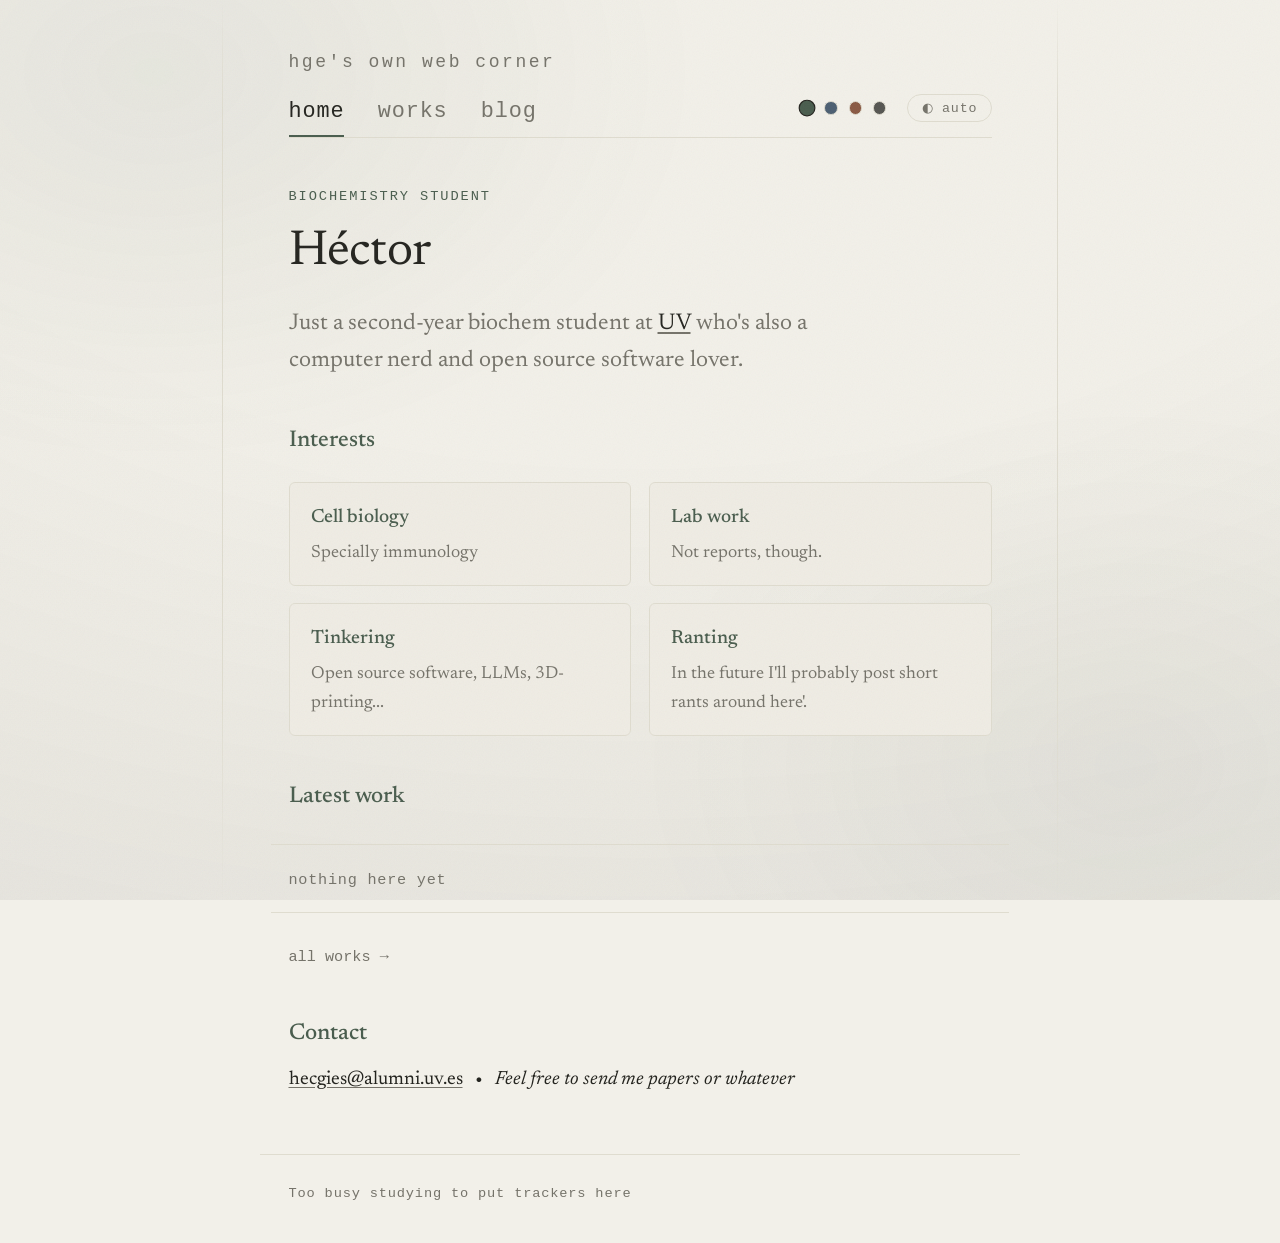
<file: index.html>
<!doctype html>
<html lang="en" data-fx="mesh vignette rules hover">
<head>
  <meta charset="utf-8">
  <meta name="viewport" content="width=device-width, initial-scale=1">
  <title>Héctor — home</title>
  <meta name="description" content="Personal page of Héctor, biochemistry student.">
  <!-- chrome:head -->
  <link rel="stylesheet" href="style.css">
  <script>try{var p=localStorage.getItem("palette");if(p)document.documentElement.setAttribute("data-palette",p);var t=localStorage.getItem("theme");document.documentElement.setAttribute("data-theme",t==="dark"||t==="light"?t:(matchMedia("(prefers-color-scheme: dark)").matches?"dark":"light"))}catch(e){}</script>
  <!-- /chrome:head -->
  <script>var m=/^#\/?(works|blog)/.exec(location.hash);document.documentElement.setAttribute("data-route",m?m[1]:"home")</script>
</head>
<body>
  <!-- chrome:bg -->
  <div class="bg bg-mesh" aria-hidden="true"></div>
  <div class="bg bg-vignette" aria-hidden="true"></div>
  <div class="bg bg-rules" aria-hidden="true"></div>
  <div class="progress" aria-hidden="true"></div>
  <!-- /chrome:bg -->
  <main>
    <!-- chrome:header -->
    <header>
      <p class="site-title">HGE's own web corner</p>
      <nav>
        <a href="#/home" data-route="home" aria-current="page">home</a>
        <a href="#/works" data-route="works">works</a>
        <a href="#/blog" data-route="blog">blog</a>
        <span class="controls">
          <span class="palette" role="group" aria-label="accent colour">
            <button class="swatch sw-olive" data-palette="olive" title="olive" aria-label="olive accent"></button>
            <button class="swatch sw-slate" data-palette="slate" title="slate" aria-label="slate accent"></button>
            <button class="swatch sw-clay" data-palette="clay" title="clay" aria-label="clay accent"></button>
            <button class="swatch sw-graphite" data-palette="graphite" title="graphite" aria-label="graphite accent"></button>
          </span>
          <button id="theme-toggle" class="theme-toggle" title="switch theme">◐ auto</button>
        </span>
      </nav>
    </header>
    <!-- /chrome:header -->

    <section class="view" data-view="home">
    <section class="hero">
      <p class="label">biochemistry student</p>
      <h1>Héctor</h1>
      <p class="lead">
       Just a second-year biochem student at <a href="https://www.uv.es">UV</a> who's also a computer nerd and open source software lover.
      </p>
    </section>

    <h2>Interests</h2>
    <div class="cards">
      <div class="card">
        <h3>Cell biology</h3>
        <p class="muted">Specially immunology</p>
      </div>
      <div class="card">
        <h3>Lab work</h3>
        <p class="muted">Not reports, though.</p>
      </div>
      <div class="card">
        <h3>Tinkering</h3>
        <p class="muted">Open source software, LLMs, 3D-printing...</p>
      </div>
      <div class="card">
        <h3>Ranting</h3>
        <p class="muted">In the future I'll probably post short rants around here'.</p>
      </div>
    </div>

    <h2>Latest work</h2>
    <!-- latest:start -->
    <ul class="works">
      <li><span class="meta">nothing here yet</span></li>
    </ul>
    <!-- latest:end -->
    <p><a class="more-link" href="#/works">all works →</a></p>

    <h2>Contact</h2>
    <p>
      <a href="mailto:hecgies@alumni.uv.es">hecgies@alumni.uv.es</a> &nbsp; •  &nbsp; <i>Feel free to send me papers or whatever</i>
    </p>
    </section>

    <section class="view" data-view="works">
    <h1>Works</h1>
    <p class="muted">Notes, write-ups and projects. Newest first.</p>

    <!-- works:start -->
    <ul class="works">
      <li><span class="meta">nothing here yet</span></li>
    </ul>
    <!-- works:end -->
    </section>

    <section class="view" data-view="blog">
    <h1>Blog</h1>
    <p class="muted">Short thoughts and rants, mostly personal and political. Newest first.</p>

    <!-- blog:start -->
    <ul class="works">
      <li><span class="meta">nothing here yet</span></li>
    </ul>
    <!-- blog:end -->
    </section>
  </main>

  <!-- chrome:footer -->
  <footer>
    Too busy studying to put trackers here
  </footer>
  <!-- /chrome:footer -->
  <script>
    /* hash routing: home, works and blog are separate views inside this one file */
    (function () {
      var root = document.documentElement;
      var views = document.querySelectorAll(".view[data-view]");
      var links = document.querySelectorAll("nav a[data-route]");
      var titles = { home: "Héctor — home", works: "works — HGE", blog: "blog — HGE" };
      function route() {
        var m = /^#\/?(works|blog)/.exec(location.hash);
        var name = m ? m[1] : "home";
        root.setAttribute("data-route", name);
        views.forEach(function (v) { v.hidden = v.dataset.view !== name; });
        links.forEach(function (a) {
          if (a.dataset.route === name) a.setAttribute("aria-current", "page");
          else a.removeAttribute("aria-current");
        });
        document.title = titles[name] || titles.home;
      }
      window.addEventListener("hashchange", function () { route(); window.scrollTo(0, 0); });
      route();
    })();
  </script>
  <!-- chrome:controls -->
  <script>
    (function () {
      var root = document.documentElement;
      var buttons = document.querySelectorAll(".swatch");
      function mark() {
        var current = root.getAttribute("data-palette") || "olive";
        buttons.forEach(function (b) {
          b.setAttribute("aria-pressed", String(b.dataset.palette === current));
        });
      }
      buttons.forEach(function (b) {
        b.addEventListener("click", function () {
          root.setAttribute("data-palette", b.dataset.palette);
          try { localStorage.setItem("palette", b.dataset.palette); } catch (e) {}
          mark();
        });
      });
      mark();

      var toggle = document.getElementById("theme-toggle");
      var mq = window.matchMedia("(prefers-color-scheme: dark)");
      function mode() {
        try { return localStorage.getItem("theme") || "system"; } catch (e) { return "system"; }
      }
      function paint() {
        var m = mode();
        root.setAttribute("data-theme",
          m === "system" ? (mq.matches ? "dark" : "light") : m);
        toggle.textContent = m === "system" ? "◐ auto" : m === "dark" ? "☾ dark" : "☀ light";
      }
      toggle.addEventListener("click", function () {
        var m = mode(), next = m === "system" ? "light" : m === "light" ? "dark" : "system";
        try {
          if (next === "system") localStorage.removeItem("theme");
          else localStorage.setItem("theme", next);
        } catch (e) {}
        paint();
      });
      mq.addEventListener("change", function () { if (mode() === "system") paint(); });
      paint();
    })();
  </script>
  <!-- /chrome:controls -->
</body>
</html>
</file>
<file: style.css>
/* héctor — shared styles */

/* self-hosted Newsreader (latin subset) — https://fontsource.org / bunny fonts, OFL */
@font-face {
  font-family: "Newsreader";
  font-style: normal;
  font-weight: 400;
  font-display: swap;
  src: url("fonts/newsreader-latin-400-normal.woff2") format("woff2");
}

@font-face {
  font-family: "Newsreader";
  font-style: normal;
  font-weight: 500;
  font-display: swap;
  src: url("fonts/newsreader-latin-500-normal.woff2") format("woff2");
}

@font-face {
  font-family: "Newsreader";
  font-style: italic;
  font-weight: 400;
  font-display: swap;
  src: url("fonts/newsreader-latin-400-italic.woff2") format("woff2");
}

:root {
  --bg: #f2f0e9;
  --fg: #24241f;
  --muted: #75736a;
  --line: #dfdccf;
  --accent: #4a5d4e; /* muted olive, barely there */
  --noise: 0.045;

  --font-serif: "Newsreader", Georgia, "Times New Roman", serif;
  --font-mono: ui-monospace, "SF Mono", "Cascadia Code", "JetBrains Mono", Menlo, monospace;
}

/* dark theme — via the nav toggle (data-theme on <html>); default follows the system preference */
:root[data-theme="dark"] {
  --bg: #262622;
  --fg: #e3e0d7;
  --muted: #a5a296;
  --line: #42423b;
  --accent: #a8b5a3;
  --noise: 0.05;
}

/* --- accent palettes (chosen via the swatches, stored in localStorage) --- */

:root[data-palette="slate"] { --accent: #4c5f72; }
:root[data-palette="clay"] { --accent: #8a5a44; }
:root[data-palette="graphite"] { --accent: #565652; }

:root[data-theme="dark"][data-palette="slate"] { --accent: #9db0c4; }
:root[data-theme="dark"][data-palette="clay"] { --accent: #c69a80; }
:root[data-theme="dark"][data-palette="graphite"] { --accent: #b3b3ad; }

/* page-to-page cross-fade (supported browsers; no-op elsewhere) */
@view-transition {
  navigation: auto;
}

* {
  box-sizing: border-box;
}

html {
  font-size: 19px;
}

body {
  margin: 0;
  background: var(--bg);
  color: var(--fg);
  font-family: var(--font-serif);
  line-height: 1.65;
  display: flex;
  flex-direction: column;
  min-height: 100vh;
}

/* paper grain — inline svg noise, no external image, no js */
body::before {
  content: "";
  position: fixed;
  inset: 0;
  z-index: 1;
  pointer-events: none;
  opacity: var(--noise);
  background-image: url("data:image/svg+xml,%3Csvg xmlns='http://www.w3.org/2000/svg' width='180' height='180'%3E%3Cfilter id='n'%3E%3CfeTurbulence type='fractalNoise' baseFrequency='0.85' numOctaves='2' stitchTiles='stitch'/%3E%3C/filter%3E%3Crect width='180' height='180' filter='url(%23n)'/%3E%3C/svg%3E");
}

/* scroll progress line — css scroll-driven, hidden where unsupported */

@supports (animation-timeline: scroll()) {
  .progress {
    position: fixed;
    top: 0;
    left: 0;
    height: 2px;
    width: 100%;
    background: var(--accent);
    transform: scaleX(0);
    transform-origin: 0 50%;
    animation: progress-grow linear both;
    animation-timeline: scroll(root block);
    z-index: 10;
    pointer-events: none;
  }

  @keyframes progress-grow {
    to {
      transform: scaleX(1);
    }
  }
}

main {
  position: relative;
  z-index: 0;
  flex: 1;
  width: 100%;
  max-width: 40rem;
  margin: 0 auto;
  padding: 2.5rem 1.5rem 2rem;
}

/* header / nav — monospace, lowercase, roomy */

header {
  margin-bottom: 2.5rem;
}

.site-title {
  font-family: var(--font-mono);
  font-size: 0.95rem;
  letter-spacing: 0.14em;
  text-transform: lowercase;
  color: var(--muted);
  margin: 0 0 0.9rem;
}

nav {
  display: flex;
  gap: 1.75rem;
  border-bottom: 1px solid var(--line);
  padding-bottom: 0.8rem;
}

nav a {
  font-family: var(--font-mono);
  font-size: 1.15rem;
  letter-spacing: 0.04em;
  text-transform: lowercase;
  color: var(--muted);
  text-decoration: none;
  padding-bottom: 0.2rem;
  border-bottom: 2px solid transparent;
  margin-bottom: -0.8rem; /* sit the underline on the nav rule */
  transition: color 0.25s ease, border-color 0.25s ease;
}

nav a:hover {
  color: var(--fg);
  border-bottom-color: var(--muted);
}

nav a[aria-current="page"] {
  color: var(--fg);
  border-bottom-color: var(--accent);
}

/* palette swatches + theme toggle */

.controls {
  margin-left: auto;
  display: flex;
  align-items: center;
  gap: 1.1rem;
}

.palette {
  display: flex;
  align-items: center;
  gap: 0.55rem;
}

.theme-toggle {
  font-family: var(--font-mono);
  font-size: 0.7rem;
  letter-spacing: 0.06em;
  color: var(--muted);
  background: none;
  border: 1px solid var(--line);
  border-radius: 999px;
  padding: 0.25rem 0.7rem;
  cursor: pointer;
  transition: color 0.2s ease, border-color 0.2s ease;
}

.theme-toggle:hover {
  color: var(--fg);
  border-color: var(--muted);
}

.swatch {
  width: 0.72rem;
  height: 0.72rem;
  padding: 0;
  border-radius: 50%;
  border: 1px solid var(--line);
  background: var(--sw);
  cursor: pointer;
  transition: transform 0.2s ease, border-color 0.2s ease;
}

.swatch:hover {
  transform: scale(1.2);
}

.swatch[aria-pressed="true"] {
  border-color: var(--fg);
  transform: scale(1.2);
}

.theme-toggle:focus-visible,
.swatch:focus-visible {
  outline: 2px solid var(--accent);
  outline-offset: 2px;
}

.sw-olive { --sw: #4a5d4e; }
.sw-slate { --sw: #4c5f72; }
.sw-clay { --sw: #8a5a44; }
.sw-graphite { --sw: #565652; }

/* typography */

h1 {
  font-size: 1.7rem;
  font-weight: 400;
  letter-spacing: -0.01em;
  margin: 0 0 1rem;
}

h2 {
  font-size: 1.2rem;
  font-weight: 500;
  color: var(--accent);
  margin: 2.2rem 0 0.6rem;
}

h3 {
  font-size: 1.05rem;
  font-weight: 500;
  color: var(--accent);
  margin: 1.6rem 0 0.4rem;
}

p {
  margin: 0 0 1.1rem;
}

a {
  color: var(--fg);
  text-decoration: underline;
  text-decoration-color: var(--muted);
  text-underline-offset: 3px;
  transition: text-decoration-color 0.2s ease;
}

a:hover {
  text-decoration-color: var(--accent);
}

.muted {
  color: var(--muted);
  font-size: 0.95rem;
}

code, pre {
  font-family: var(--font-mono);
  font-size: 0.8em;
}

pre {
  background: color-mix(in srgb, var(--line) 45%, transparent);
  padding: 0.9rem 1.1rem;
  overflow-x: auto;
  border-radius: 4px;
}

blockquote {
  margin: 1.2rem 0;
  padding-left: 1.1rem;
  border-left: 2px solid var(--line);
  color: var(--muted);
  font-style: italic;
}

/* works index */

ul.works {
  list-style: none;
  padding: 0;
  margin: 1.5rem 0;
}

ul.works li {
  padding: 1rem 0;
  border-bottom: 1px solid var(--line);
}

ul.works li:first-child {
  border-top: 1px solid var(--line);
}

ul.works a.title {
  display: block;
  font-size: 1.15rem;
  text-decoration: none;
  transition: color 0.2s ease, transform 0.2s ease;
}

ul.works a.title:hover {
  color: var(--accent);
  text-decoration: none;
  transform: translateX(4px);
}

ul.works .meta {
  display: block;
  color: var(--muted);
  font-size: 0.8rem;
  font-family: var(--font-mono);
  letter-spacing: 0.05em;
  margin-top: 0.2rem;
}

ul.works .summary {
  color: var(--muted);
  font-size: 0.95rem;
  margin: 0.35rem 0 0;
}

/* single post page */

article.post header {
  margin-bottom: 1.5rem;
}

article.post h1 {
  margin-bottom: 0.3rem;
}

article.post .meta {
  font-family: var(--font-mono);
  font-size: 0.8rem;
  letter-spacing: 0.05em;
}

.backlink {
  display: inline-block;
  margin-top: 2.5rem;
  font-family: var(--font-mono);
  font-size: 0.85rem;
  color: var(--muted);
  text-decoration: none;
  transition: color 0.2s ease;
}

.backlink:hover {
  color: var(--accent);
}

/* callouts — obsidian-style `> [!note]` blocks rendered as admonitions/details.
   foldables come out as <details class="type"> (no .admonition class), static
   ones as <div class="admonition type"> — style both the same. */

article.post .admonition,
article.post details[class] {
  margin: 1.6rem 0;
  padding: 0.2rem 1.1rem 0.4rem;
  border-left: 2px solid var(--accent);
  border-radius: 0 4px 4px 0;
  background: color-mix(in srgb, var(--accent) 6%, transparent);
}

article.post .admonition-title,
article.post details[class] > summary {
  font-family: var(--font-mono);
  font-size: 0.78rem;
  letter-spacing: 0.06em;
  text-transform: lowercase;
  color: var(--accent);
  margin: 0.8rem 0 0.3rem;
}

article.post details[class] > summary {
  cursor: pointer;
}

article.post details[class] > summary:hover {
  color: var(--fg);
}

article.post .admonition > :last-child,
article.post details[class] > :last-child {
  margin-bottom: 0.8rem;
}

/* scroll reveals — css view-driven, static where unsupported */

@supports (animation-timeline: view()) {
  @media (prefers-reduced-motion: no-preference) {
    ul.works li,
    article.post > * {
      animation: reveal linear both;
      animation-timeline: view();
      animation-range: entry 5% entry 75%;
    }

    @keyframes reveal {
      from {
        opacity: 0;
        transform: translateY(10px);
      }
      to {
        opacity: 1;
        transform: none;
      }
    }
  }
}

@media (prefers-reduced-motion: reduce) {
  *,
  *::before,
  *::after {
    animation: none !important;
    transition: none !important;
  }
}

/* --- background layers -------------------------------------------------
   toggle from <html data-fx="mesh vignette rules hover">; remove a word
   to switch that layer off. all static, pointer-events: none, z-index: -1.
----------------------------------------------------------------------- */

.bg {
  position: fixed;
  inset: 0;
  pointer-events: none;
  z-index: -1;
}

/* soft vignette: lighter at the top, corners barely pulled in */
:root[data-fx~="vignette"] .bg-vignette {
  background: radial-gradient(
    130% 110% at 50% -5%,
    transparent 50%,
    color-mix(in srgb, var(--fg) 5%, transparent) 100%
  );
}

/* modern: accent-tinted mesh glow, very low contrast, slow drift */
:root[data-fx~="mesh"] .bg-mesh {
  background:
    radial-gradient(42rem 30rem at 12% 8%, color-mix(in srgb, var(--accent) 12%, transparent), transparent 70%),
    radial-gradient(38rem 28rem at 88% 85%, color-mix(in srgb, var(--accent) 9%, transparent), transparent 70%);
  opacity: 0.55;
}

@media (prefers-reduced-motion: no-preference) {
  :root[data-fx~="mesh"] .bg-mesh {
    animation: mesh-drift 70s ease-in-out infinite alternate;
  }
}

@keyframes mesh-drift {
  from {
    transform: translate3d(-1.5%, -1%, 0) scale(1);
  }
  to {
    transform: translate3d(1.5%, 1%, 0) scale(1.06);
  }
}

/* hairline rules flanking the content column, faded at both ends */
:root[data-fx~="rules"] .bg-rules {
  width: min(44rem, 100%);
  inset: 0 auto 0 50%;
  transform: translateX(-50%);
  border-left: 1px solid var(--line);
  border-right: 1px solid var(--line);
  mask-image: linear-gradient(to bottom, transparent, black 12%, black 75%, transparent);
  -webkit-mask-image: linear-gradient(to bottom, transparent, black 12%, black 75%, transparent);
}

@media (max-width: 48rem) {
  :root[data-fx~="rules"] .bg-rules {
    display: none;
  }
}

/* micro: works entries get a whisper of tint on hover */
:root[data-fx~="hover"] ul.works li {
  padding-inline: 0.9rem;
  margin-inline: -0.9rem;
  transition: background-color 0.25s ease;
}

:root[data-fx~="hover"] ul.works li:hover {
  background: color-mix(in srgb, var(--accent) 5%, transparent);
}

/* hero + home sections */

.hero h1 {
  font-size: 2.6rem;
  letter-spacing: -0.015em;
  margin: 0.2rem 0 0.6rem;
}

.label {
  font-family: var(--font-mono);
  font-size: 0.72rem;
  letter-spacing: 0.14em;
  text-transform: uppercase;
  color: var(--accent);
  margin: 0 0 0.2rem;
}

.lead {
  font-size: 1.2rem;
  color: var(--muted);
  max-width: 32rem;
}

.cards {
  display: grid;
  grid-template-columns: repeat(auto-fit, minmax(14rem, 1fr));
  gap: 0.9rem;
  margin: 1.2rem 0 0.5rem;
}

.card {
  border: 1px solid var(--line);
  border-radius: 6px;
  padding: 1rem 1.15rem 0.9rem;
  background: color-mix(in srgb, var(--line) 18%, var(--bg));
  transition: transform 0.2s ease, box-shadow 0.2s ease, border-color 0.2s ease;
}

.card:hover {
  transform: translateY(-2px);
  border-color: var(--muted);
  box-shadow: 0 6px 18px color-mix(in srgb, var(--fg) 8%, transparent);
}

.card h3 {
  margin: 0 0 0.3rem;
  font-size: 1rem;
}

.card p {
  margin: 0;
  font-size: 0.92rem;
}

.more-link {
  font-family: var(--font-mono);
  font-size: 0.8rem;
  color: var(--muted);
  text-decoration: none;
  transition: color 0.2s ease;
}

.more-link:hover {
  color: var(--accent);
}

/* tabbed views — home, works and blog live in one file, switched by url hash.
   Without JS (no data-route on <html>) all sections stay visible. */

html[data-route="home"] .view:not([data-view="home"]),
html[data-route="works"] .view:not([data-view="works"]),
html[data-route="blog"] .view:not([data-view="blog"]) {
  display: none;
}

.view {
  animation: view-in 0.3s ease both;
}

@keyframes view-in {
  from {
    opacity: 0;
    transform: translateY(6px);
  }
  to {
    opacity: 1;
    transform: none;
  }
}

/* footer */

footer {
  position: relative;
  z-index: 0;
  width: 100%;
  max-width: 40rem;
  margin: 0 auto;
  padding: 1.5rem 1.5rem 2rem;
  border-top: 1px solid var(--line);
  color: var(--muted);
  font-family: var(--font-mono);
  font-size: 0.72rem;
  letter-spacing: 0.06em;
}
</file>
